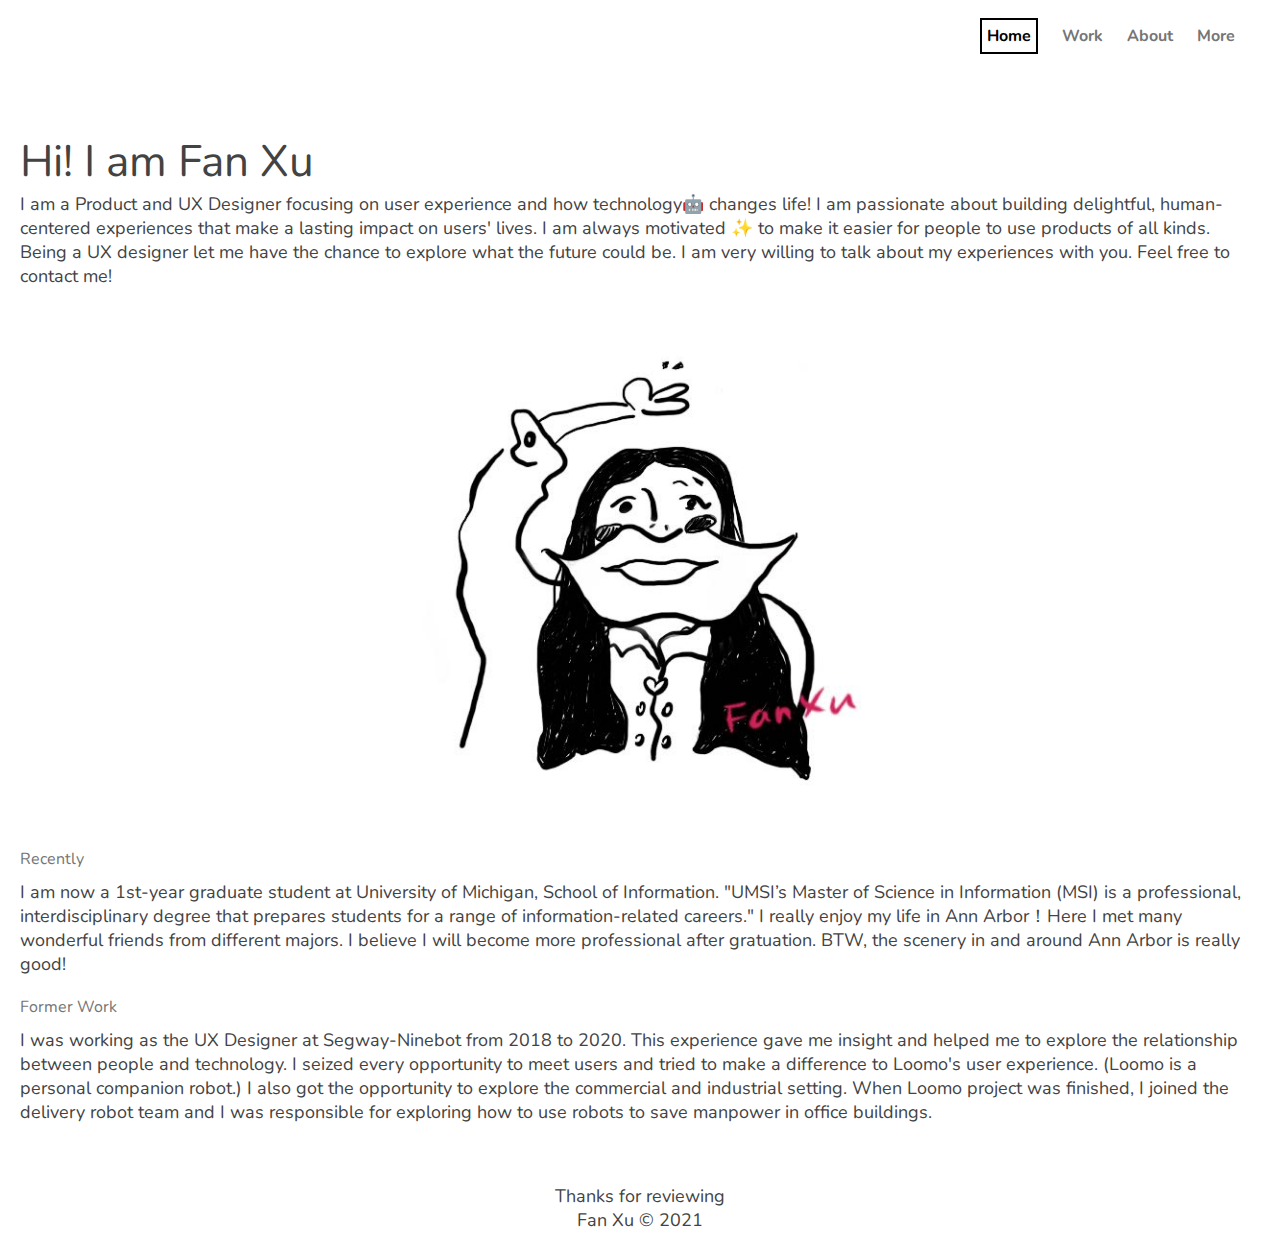
<file: index.html>
<!DOCTYPE html>
<html lang="en">
<head>
    <meta charset="utf-8">
    <meta name="viewport" content="width=device-width, initial-scale=1.0">
    <link rel="stylesheet" type="text/css" href="css/html5reset.css">
    <link rel="preconnect" href="https://fonts.googleapis.com">
    <link rel="preconnect" href="https://fonts.gstatic.com" crossorigin>
    <link href="https://fonts.googleapis.com/css2?family=Alegreya+Sans+SC:ital,wght@0,100;0,300;0,400;0,500;0,700;0,800;0,900;1,100;1,300;1,400;1,500;1,700;1,800;1,900&family=Nunito:wght@300;400&display=swap" rel="stylesheet">    <link rel="stylesheet" type="text/css" href="css/style.css">
    <title>Fan's Portfolio</title>
</head>
<body>
    <a class = "skip" href="#skip">Skip to Main Content</a>
    <header>
        <nav>
            <ul>
                <li><a class="current_page" href="index.html">Home</a></li>
                <li><a href="work.html">Work</a></li>
                <li><a href="about.html">About</a></li>
                <li><a href="contact.html">More</a></li>
            </ul>
        </nav>
    </header>
    <main id="skip">
        <h1>Hi! I am Fan Xu</h1>
        <p>I am a Product and UX Designer focusing on user experience and how technology🤖 changes life! I am passionate about building delightful, human-centered experiences that make a lasting impact on users' lives. I am always motivated ✨ to make it easier for people to use products of all kinds. Being a UX designer let me have the chance to explore what the future could be. I am very willing to talk about my experiences with you. Feel free to contact me! </p>
        <img src="images/portrait.jpeg" alt="Fan Xu" class="portrait">

        <div>
            <div class="tiny_title">Recently</div>
            <p>I am now a 1st-year graduate student at University of Michigan, School of Information</a>. "UMSI’s Master of Science in Information (MSI) is a professional, interdisciplinary degree that prepares students for a range of information-related careers." I really enjoy my life in Ann Arbor！Here I met many wonderful friends from different majors. I believe I will become more professional after gratuation. BTW, the scenery in and around Ann Arbor is really good!</p>
        </div>

        <div>
            <div class="tiny_title">Former Work</div>
            <p>I was working as the UX Designer at Segway-Ninebot from 2018 to 2020. This experience gave me insight and helped me to explore the relationship between people and technology. I seized every opportunity to meet users and tried to make a difference to Loomo's user experience. (Loomo is a personal companion robot.) I also got the opportunity to explore the commercial and industrial setting. When Loomo project was finished, I joined the delivery robot team and I was responsible for exploring how to use robots to save manpower in office buildings. </p>
        </div>
    </main>
    <footer>
        <p>Thanks for reviewing</p>
        <p>Fan Xu &copy; 2021</p>
    </footer>
</body>
</html>
</file>
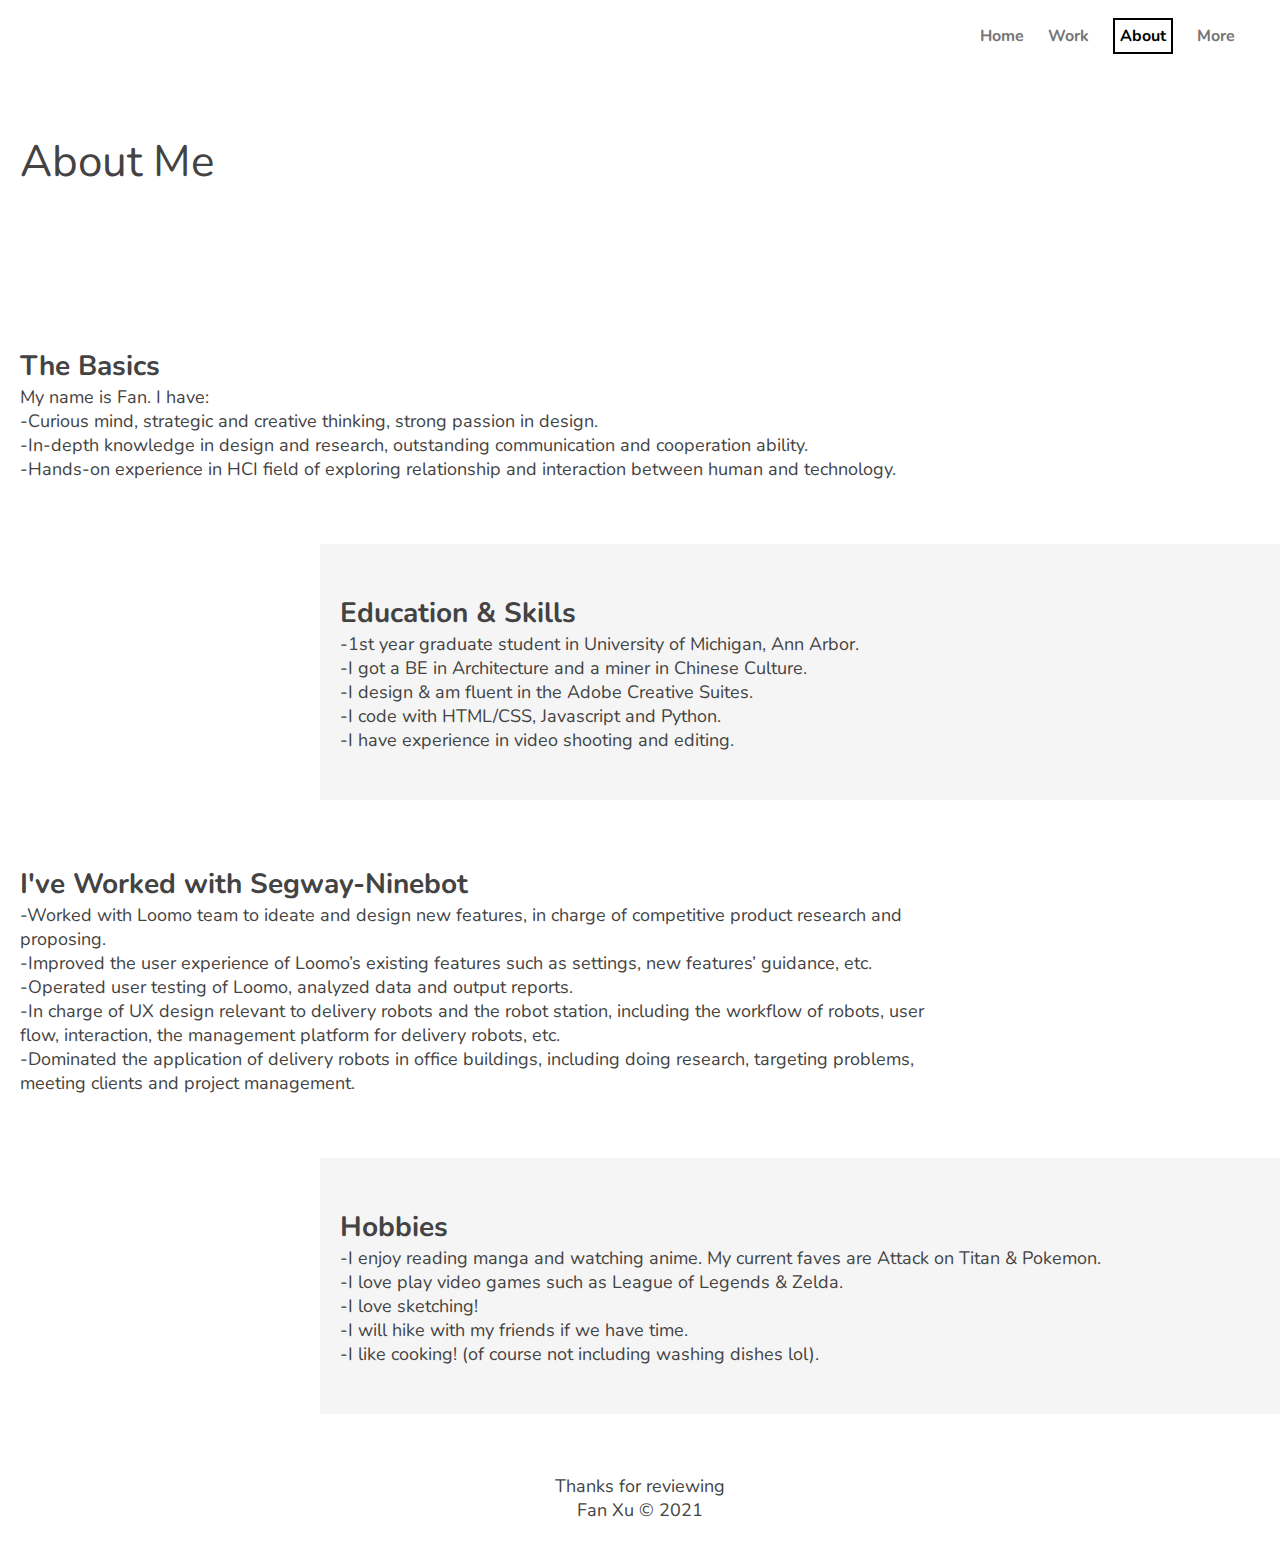
<file: about.html>
<!DOCTYPE html>
<html lang="en">
<head>
    <meta charset="utf-8">
    <meta name="viewport" content="width=device-width, initial-scale=1.0">
    <link rel="stylesheet" type="text/css" href="css/html5reset.css">
    <link rel="preconnect" href="https://fonts.googleapis.com">
    <link rel="preconnect" href="https://fonts.gstatic.com" crossorigin>
    <link href="https://fonts.googleapis.com/css2?family=Alegreya+Sans+SC:ital,wght@0,100;0,300;0,400;0,500;0,700;0,800;0,900;1,100;1,300;1,400;1,500;1,700;1,800;1,900&family=Nunito:wght@300;400&display=swap" rel="stylesheet">    <link rel="stylesheet" type="text/css" href="css/style.css">
    <link rel="stylesheet" type="text/css" href="css/style.css">
    <title>About</title>
</head>
<body>
    <a class = "skip" href="#skip">Skip to Main Content</a>
    <header>
        <nav>
            <ul>
                <li><a href="index.html">Home</a></li>
                <li><a href="work.html">Work</a></li>
                <li><a class="current_page" href="about.html">About</a></li>
                <li><a href="contact.html">More</a></li>
            </ul>
        </nav>
    </header>
    <main class="container_text" id="skip">
        <div class="title">
            <h1>About Me</h1>
        </div>
        <div class="basic_text">
            <h2>The Basics</h2>
            <p>My name is Fan. I have: <br>-Curious mind, strategic and creative thinking, strong passion in design. <br>-In-depth knowledge in design and research, outstanding communication and cooperation ability.<br>-Hands-on experience in HCI field of exploring relationship and interaction between human and technology.<br><br><br></p>
        </div>
        <div class="skills_text">
            <h2>Education & Skills</h2>
            <P>-1st year graduate student in University of Michigan, Ann Arbor.<br>-I got a BE in Architecture and a miner in Chinese Culture.<br>-I design & am fluent in the Adobe Creative Suites.<br>-I code with HTML/CSS, Javascript and Python.<br>-I have experience in video shooting and editing.<br><br><br></P>
        </div>
        <div class="work_text">
            <h2>I've Worked with Segway-Ninebot</h2>
            <p>-Worked with Loomo team to ideate and design new features, in charge of competitive product research and proposing.<br>-Improved the user experience of Loomo’s existing features such as settings, new features’ guidance, etc.<br>-Operated user testing of Loomo, analyzed data and output reports.<br>-In charge of UX design relevant to delivery robots and the robot station, including the workflow of robots, user flow, interaction, the management platform for delivery robots, etc.<br>-Dominated the application of delivery robots in office buildings, including doing research, targeting problems, meeting clients and project management.<br><br><br>
            </p>
        </div>
        <div class="hobbies_text">
            <h2>Hobbies</h2>
            <p>-I enjoy reading manga and watching anime. My current faves are Attack on Titan & Pokemon.<br>-I love play video games such as League of Legends & Zelda.<br>-I love sketching!<br>-I will hike with my friends if we have time.<br>-I like cooking! (of course not including washing dishes lol).<br><br><br></p>
        </div>

    </main>
    <footer>
        <p>Thanks for reviewing</p>
        <p>Fan Xu &copy; 2021</p>
    </footer>
</body>
</html>
</file>
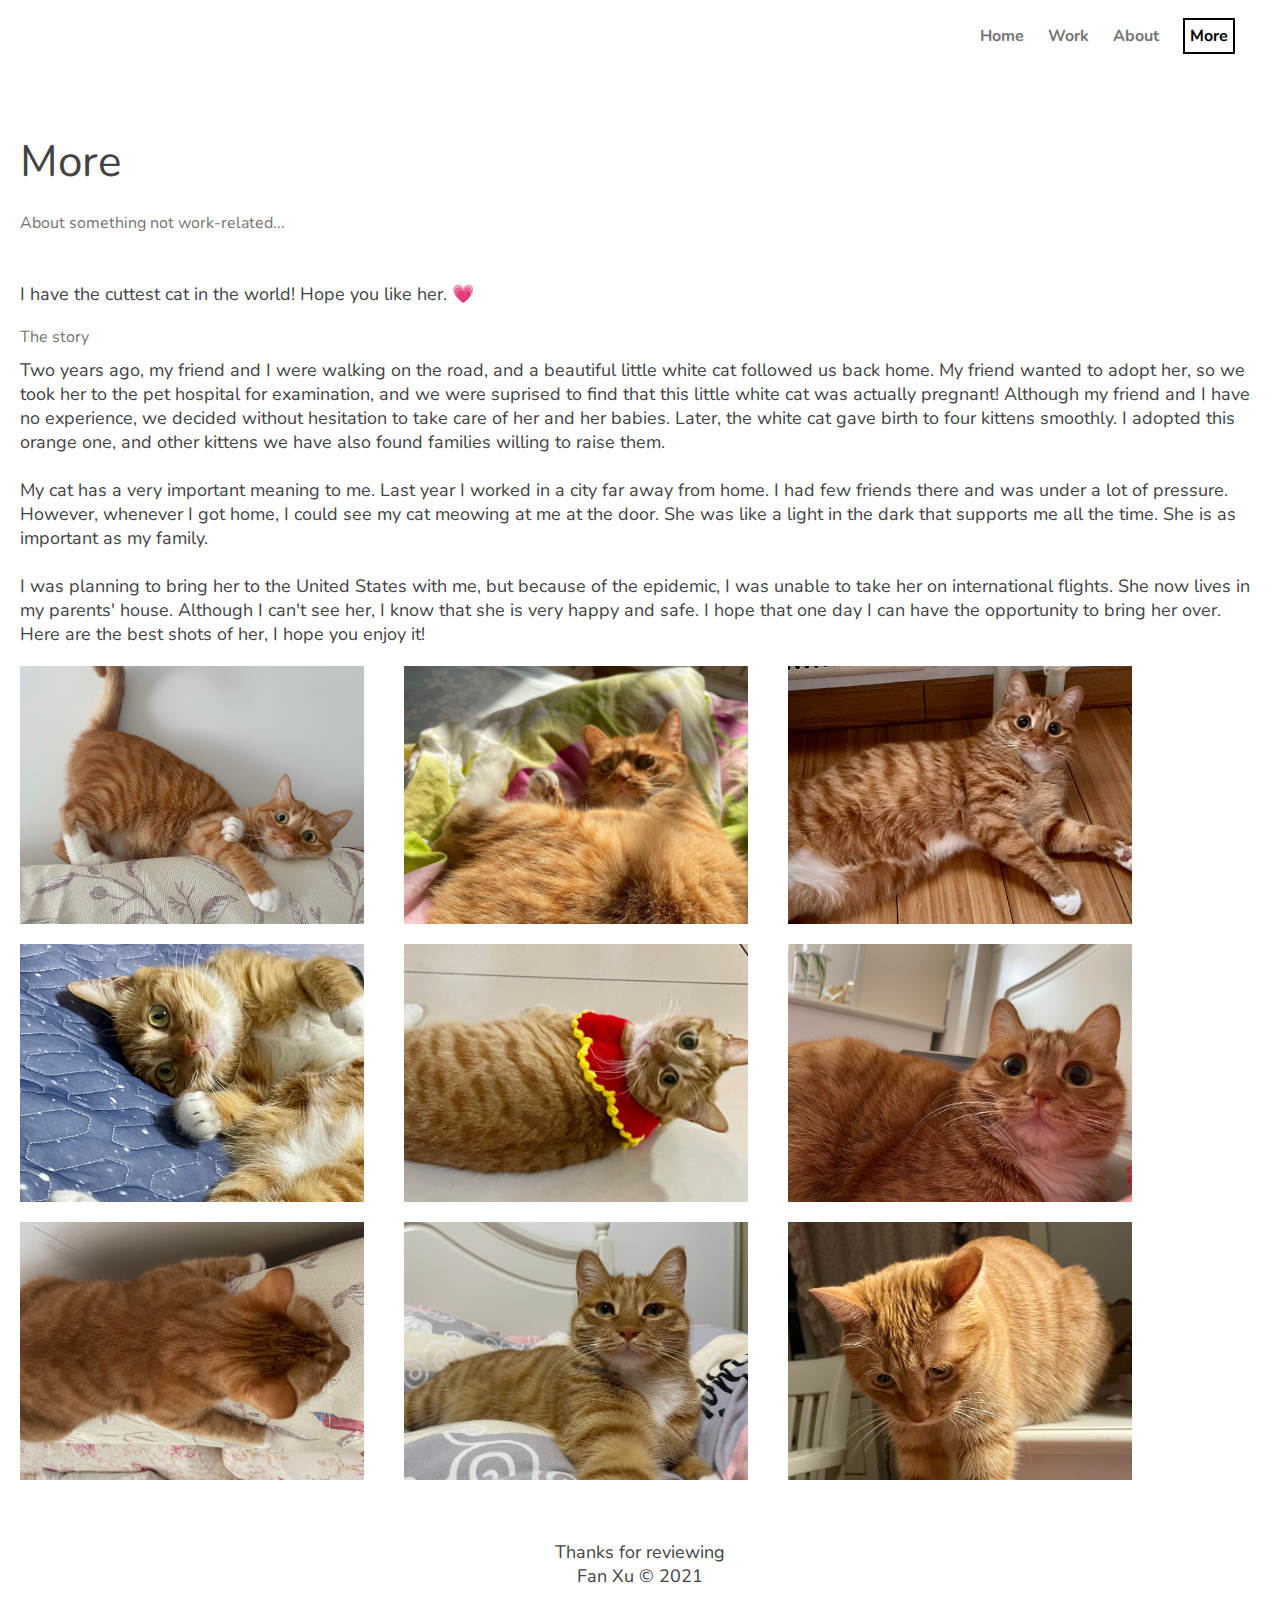
<file: contact.html>
<!DOCTYPE html>
<html lang="en">
<head>
    <meta charset="utf-8">
    <meta name="viewport" content="width=device-width, initial-scale=1.0">
    <link rel="stylesheet" type="text/css" href="css/html5reset.css">
    <link rel="preconnect" href="https://fonts.googleapis.com">
    <link rel="preconnect" href="https://fonts.gstatic.com" crossorigin>
    <link href="https://fonts.googleapis.com/css2?family=Alegreya+Sans+SC:ital,wght@0,100;0,300;0,400;0,500;0,700;0,800;0,900;1,100;1,300;1,400;1,500;1,700;1,800;1,900&family=Nunito:wght@300;400&display=swap" rel="stylesheet">    <link rel="stylesheet" type="text/css" href="css/style.css">
    <link rel="stylesheet" type="text/css" href="css/style.css">
    <title>More</title>
</head>
<body>
    <a class = "skip" href="#skip">Skip to Main Content</a>
    <header>
        <nav>
            <ul>
                <li><a href="index.html">Home</a></li>
                <li><a href="work.html">Work</a></li>
                <li><a href="about.html">About</a></li>
                <li><a class="current_page" href="contact.html">More</a></li>
            </ul>
        </nav>
    </header>
    <main id="skip">
        <div class="title">
            <h1>More</h1>
            <div class="tiny_title">About something not work-related...</div>
        </div>
        <div><p>I have the cuttest cat in the world! Hope you like her. 💗 </p></div>
        <div><p class="tiny_title">The story</p></div>
        <div><p>Two years ago, my friend and I were walking on the road, and a beautiful little white cat followed us back home. My friend wanted to adopt her, so we took her to the pet hospital for examination, and we were suprised to find that this little white cat was actually pregnant! Although my friend and I have no experience, we decided without hesitation to take care of her and her babies. Later, the white cat gave birth to four kittens smoothly. I adopted this orange one, and other kittens we have also found families willing to raise them.<br><br>My cat has a very important meaning to me. Last year I worked in a city far away from home. I had few friends there and was under a lot of pressure. However, whenever I got home, I could see my cat meowing at me at the door. She was like a light in the dark that supports me all the time. She is as important as my family.<br><br>I was planning to bring her to the United States with me, but because of the epidemic, I was unable to take her on international flights. She now lives in my parents' house. Although I can't see her, I know that she is very happy and safe. I hope that one day I can have the opportunity to bring her over. Here are the best shots of her, I hope you enjoy it!</p></div>
        <div class="container_about">
            <img class="cat_image" src="images/1.JPG" alt="picture of cat">
            <img class="cat_image" src="images/3.jpg" alt="picture of cat">
            <img class="cat_image" src="images/2.jpg" alt="picture of cat">
            <img class="cat_image" src="images/4.jpg" alt="picture of cat">
            <img class="cat_image" src="images/5.jpg" alt="picture of cat">
            <img class="cat_image" src="images/6.jpg" alt="picture of cat">
            <img class="cat_image" src="images/7.jpg" alt="picture of cat">
            <img class="cat_image" src="images/8.jpg" alt="picture of cat">
            <img class="cat_image" src="images/9.jpg" alt="picture of cat">
        </div>
    </main>
    <footer>
        <p>Thanks for reviewing</p>
        <p>Fan Xu &copy; 2021</p>
    </footer>
</body>
</html>
</file>
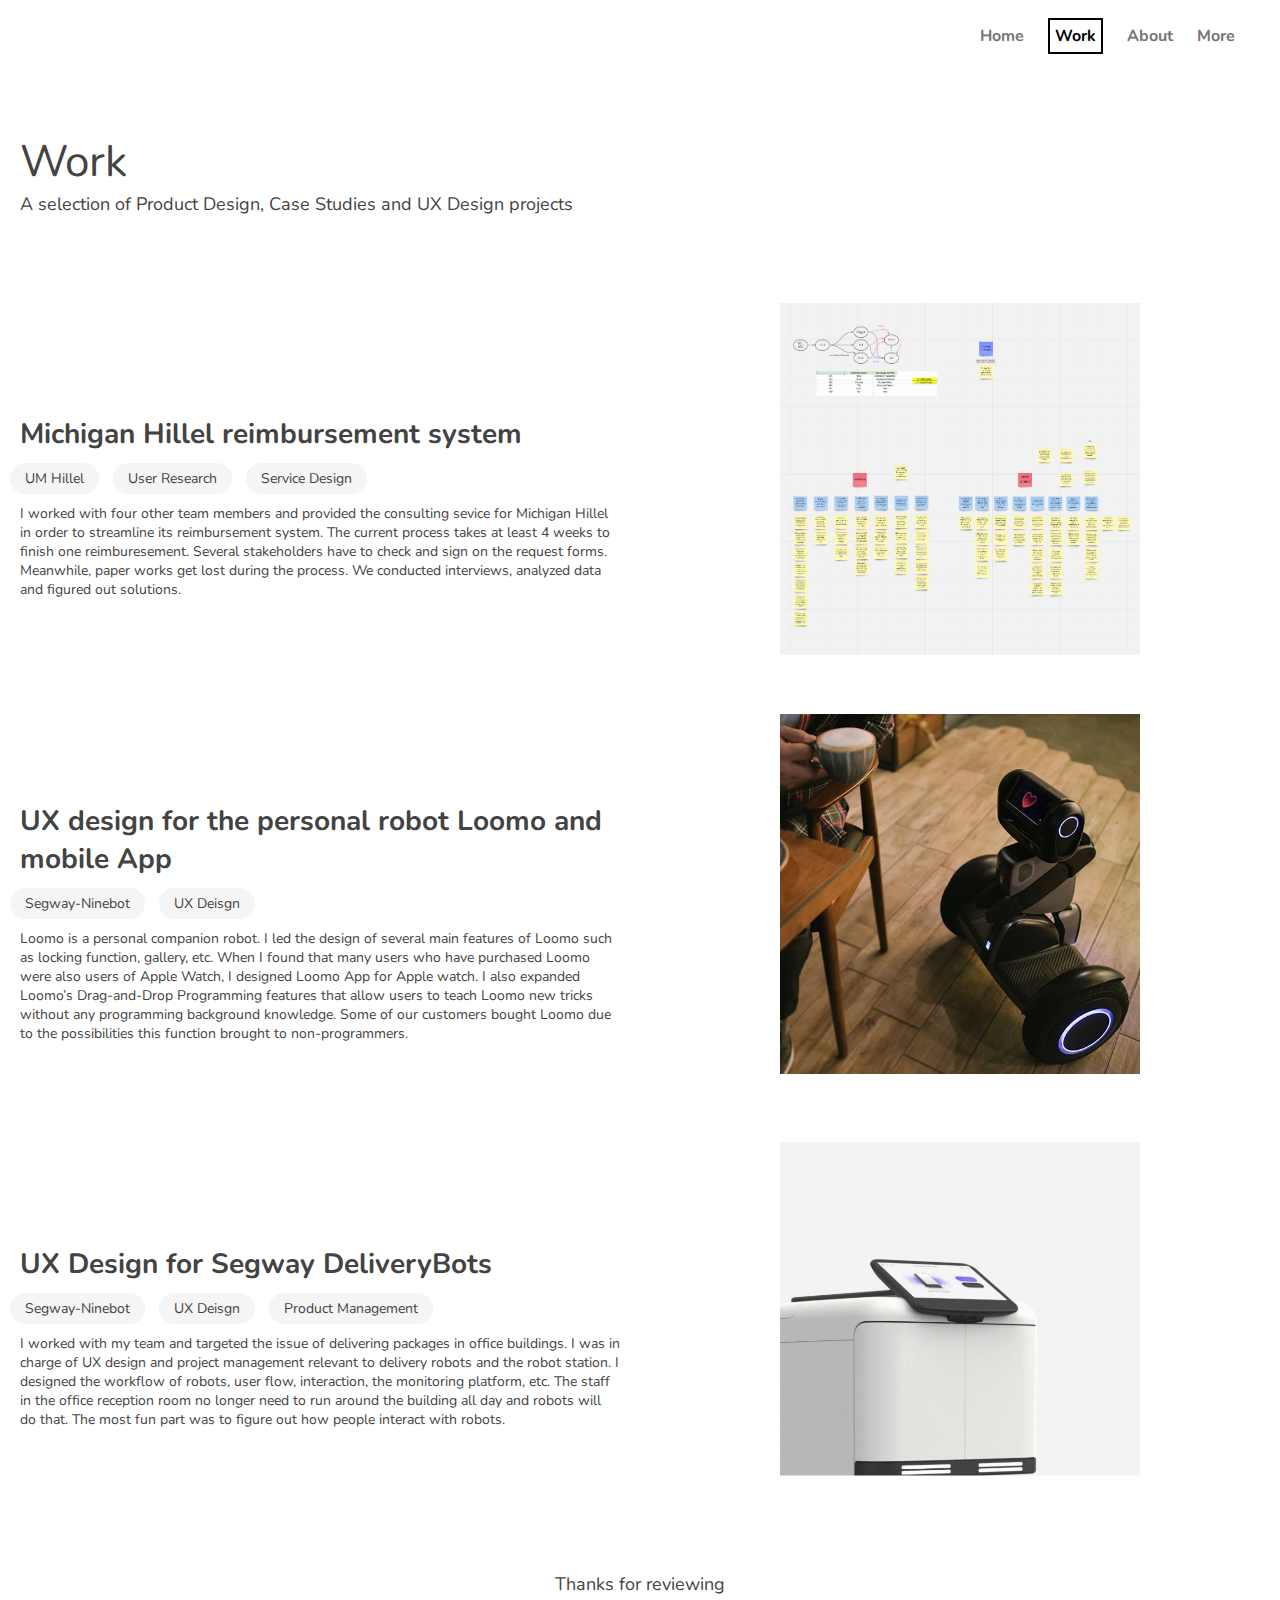
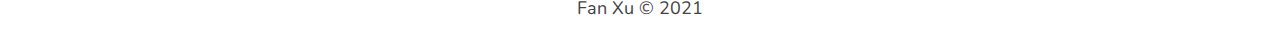
<file: work.html>
<!DOCTYPE html>
<html lang="en">
<head>
    <meta charset="utf-8">
    <meta name="viewport" content="width=device-width, initial-scale=1.0">
    <link rel="stylesheet" type="text/css" href="css/html5reset.css">
    <link rel="preconnect" href="https://fonts.googleapis.com">
    <link rel="preconnect" href="https://fonts.gstatic.com" crossorigin>
    <link href="https://fonts.googleapis.com/css2?family=Alegreya+Sans+SC:ital,wght@0,100;0,300;0,400;0,500;0,700;0,800;0,900;1,100;1,300;1,400;1,500;1,700;1,800;1,900&family=Nunito:wght@300;400&display=swap" rel="stylesheet">    <link rel="stylesheet" type="text/css" href="css/style.css">
    <link rel="stylesheet" type="text/css" href="css/style.css">
    <title>Work</title>
</head>
<body>
    <a class = "skip" href="#skip">Skip to Main Content</a>
    <header>
        <nav>
            <ul>
                <li><a href="index.html">Home</a></li>
                <li><a class="current_page" href="work.html">Work</a></li>
                <li><a href="about.html">About</a></li>
                <li><a href="contact.html">More</a></li>
            </ul>
        </nav>
    </header>

    <main id="skip">
        <div class="title">
            <h1>Work</h1>
            <p>A selection of Product Design, Case Studies and UX Design projects</p>
        </div>
        <div class="container_work">
            <div class="info">
                <h2>Michigan Hillel reimbursement system</h2>
                <div class="tags">
                   <div class="tag">UM Hillel</div>
                    <div class="tag">User Research</div>
                    <div class="tag">Service Design</div>
                </div>
                <div class="project_text">I worked with four other team members and provided the consulting sevice for Michigan Hillel in order to streamline its reimbursement system. The current process takes at least 4 weeks to finish one reimburesement. Several stakeholders have to check and sign on the request forms. Meanwhile, paper works get lost during the process. We conducted interviews, analyzed data and figured out solutions.</div>    
            </div>

            <div class="project_image">
                <img src="images/umhillel.png" alt="picture of project 1 process">
            </div>

            <div class="info">
                <h2>UX design for the personal robot Loomo and mobile App</h2>
                <div class="tags">
                    <div class="tag">Segway-Ninebot</div>
                    <div class="tag">UX Deisgn</div>
                </div>
                <div class="project_text">Loomo is a personal companion robot. I led the design of several main features of Loomo such as locking function, gallery, etc. When I found that many users who have purchased Loomo were also users of Apple Watch, I designed Loomo App for Apple watch. I also expanded Loomo’s Drag-and-Drop Programming features that allow users to teach Loomo new tricks without any programming background knowledge. Some of our customers bought Loomo due to the possibilities this function brought to non-programmers.</div>
            </div>

            <div class="project_image">
                <img src="images/loomo.jpeg" alt="picture of Loomo">
            </div>

            <div class="info">
                <h2>UX Design for Segway DeliveryBots</h2>
                <div class="tags">
                    <div class="tag">Segway-Ninebot</div>
                    <div class="tag">UX Deisgn</div>
                    <div class="tag">Product Management</div>
                </div>
                <div class="project_text">I worked with my team and targeted the issue of delivering packages in office buildings. I was in charge of UX design and project management relevant to delivery robots and the robot station. I designed the workflow of robots, user flow, interaction, the monitoring platform, etc. The staff in the office reception room no longer need to run around the building all day and robots will do that. The most fun part was to figure out how people interact with robots.</div>
            </div>
            <div class="project_image">
                <img src="images/deliverybot.png" alt="picture of deliverybot">
            </div>
        </div>

    </main>
    <footer>
        <p>Thanks for reviewing</p>
        <p>Fan Xu &copy; 2021</p>
    </footer>
</body>
</html>
</file>
<file: css/style.css>
html{
    scroll-behavior: smooth;
    font-family:'Nunito', sans-serif;
    color: #434343;
}

h1{
    font-size: 44px;
    padding: 60px 20px 0 20px;
}

h2{
    font-size: 28px;
    padding: 50px 20px 0 20px;
    font-weight: bolder;
}

a{
    color:#868686;
}

p{
    font-size: 18px;
    padding: 0 20px;
}

.tiny_title{
    font-size: 16px;
    padding: 20px 20px 10px 20px;
    color:#757575
}

footer{
    padding: 60px 20px 20px 20px;
    text-align: center;
    color: #434343;
}

.portrait{
    display: block;
    width: 100%;
    max-width: 600px;
    padding: 60px 60px 0 60px;
    margin-left: auto;
    margin-right: auto;
}

a.skip{
    background: white;
    left: 0;
    padding: 6px;
    position: absolute;
    top: -40px;
    -webkit-transition: top 1s ease-out;
    transition: top 1s ease-out;
    z-index: 1;
    color:black
}

a.skip:focus{
    top:20px;
    color: black;
    text-decoration-style: solid;
  }
  
*:focus{
    padding: 5px;
    border: 2px solid black;
}

nav li{
    display: block;
    padding-top: 10px;
    padding-right: 20px;
  }

nav{
    background-color: #ffffff;
    padding: 25px; 
}

nav a{
    text-decoration: none;
    color:#757575;
    font-weight: bold;
    font-size: 16px;
}

nav a:hover{
    color:black;
}

.current_page{
    color:black;
    padding: 5px;
    border: 2px solid black;
}

.container_text{
    display:grid;
    grid-row-gap: 15px;
}

.container_work{
    display:grid;
    grid-row-gap: 15px;
}

.container_about{
    display: flex;
    flex-direction: row;
    flex-wrap: wrap;
    justify-content: start;
}

.title{
    height: 210px;
}

.tags{
    display: inline-block;
}

.tag {
    display: inline-block;
    margin: 10px 0 10px 10px;
    padding: 6px 15px;
    border-radius: 40px;
    background-color: #f5f5f5;
    color: #434343;
    font-size: 14px;
}

.project_text{
    padding: 0 20px;
    font-size: 14px;
}

.project_image{
    padding-left: 20px;
    padding-right: 20px;
    margin: 0px auto 50px auto;
    max-width: 384px;
    display: block;
}

.cat_image{
    padding: 20px 20px 0 20px;
    max-width: 384px;
}

.skills_text{
    background: #f5f5f5;
    align-items: center;
}

.hobbies_text{
    background: #f5f5f5;
}

@media screen and (min-width: 768px){
    nav{
        text-align: right;
    }
    
    .portrait{
        display: block;
        margin-left: auto;
        margin-right: auto;
    }

    .container_work{
        grid-template-columns: 1fr 1fr;
        grid-template-rows: 400px 400px 400px;
        justify-items: center;
    }

    h2{
        padding-top: 0ch;
    }

    .info{
        display:block;
        align-self: center;
    }

    .project_image{
        display: block;
        margin: auto 20px auto 20px;
        max-width: 400px;
    }

    nav li{
        display: inline;
    }

    .container_text{
        grid-template-columns: 1fr 2fr 1fr;
    }

    .title{
        grid-column: 1 / 4;
    }

    .basic_text{
        grid-column: 1 / 3;
    }

    .skills_text{
        grid-column: 2 / 4;
    }

    .work_text{
        grid-column: 1 / 3;
    }

    .hobbies_text{
        grid-column: 2 / 4;
        background: #f5f5f5;
    }
    
    h2{
        padding: 50px 20px 0 20px;
    }
}
</file>
